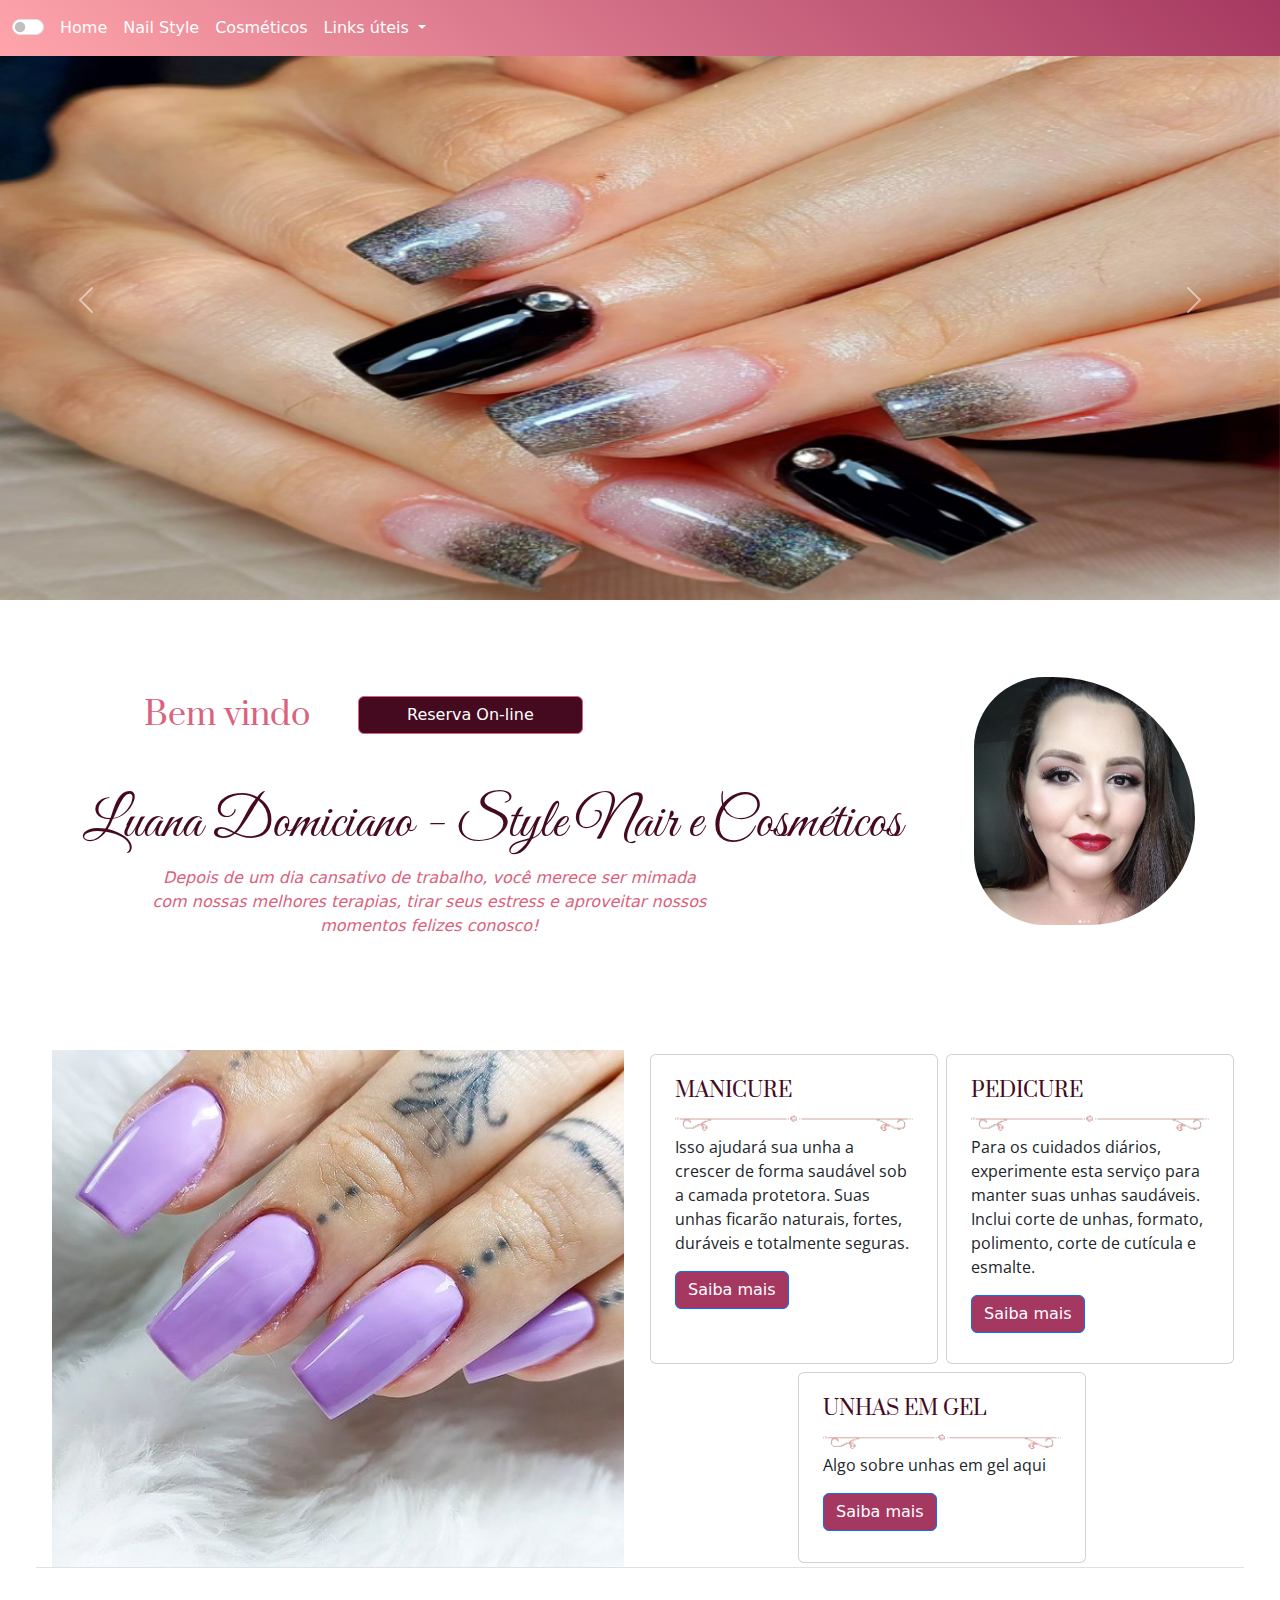
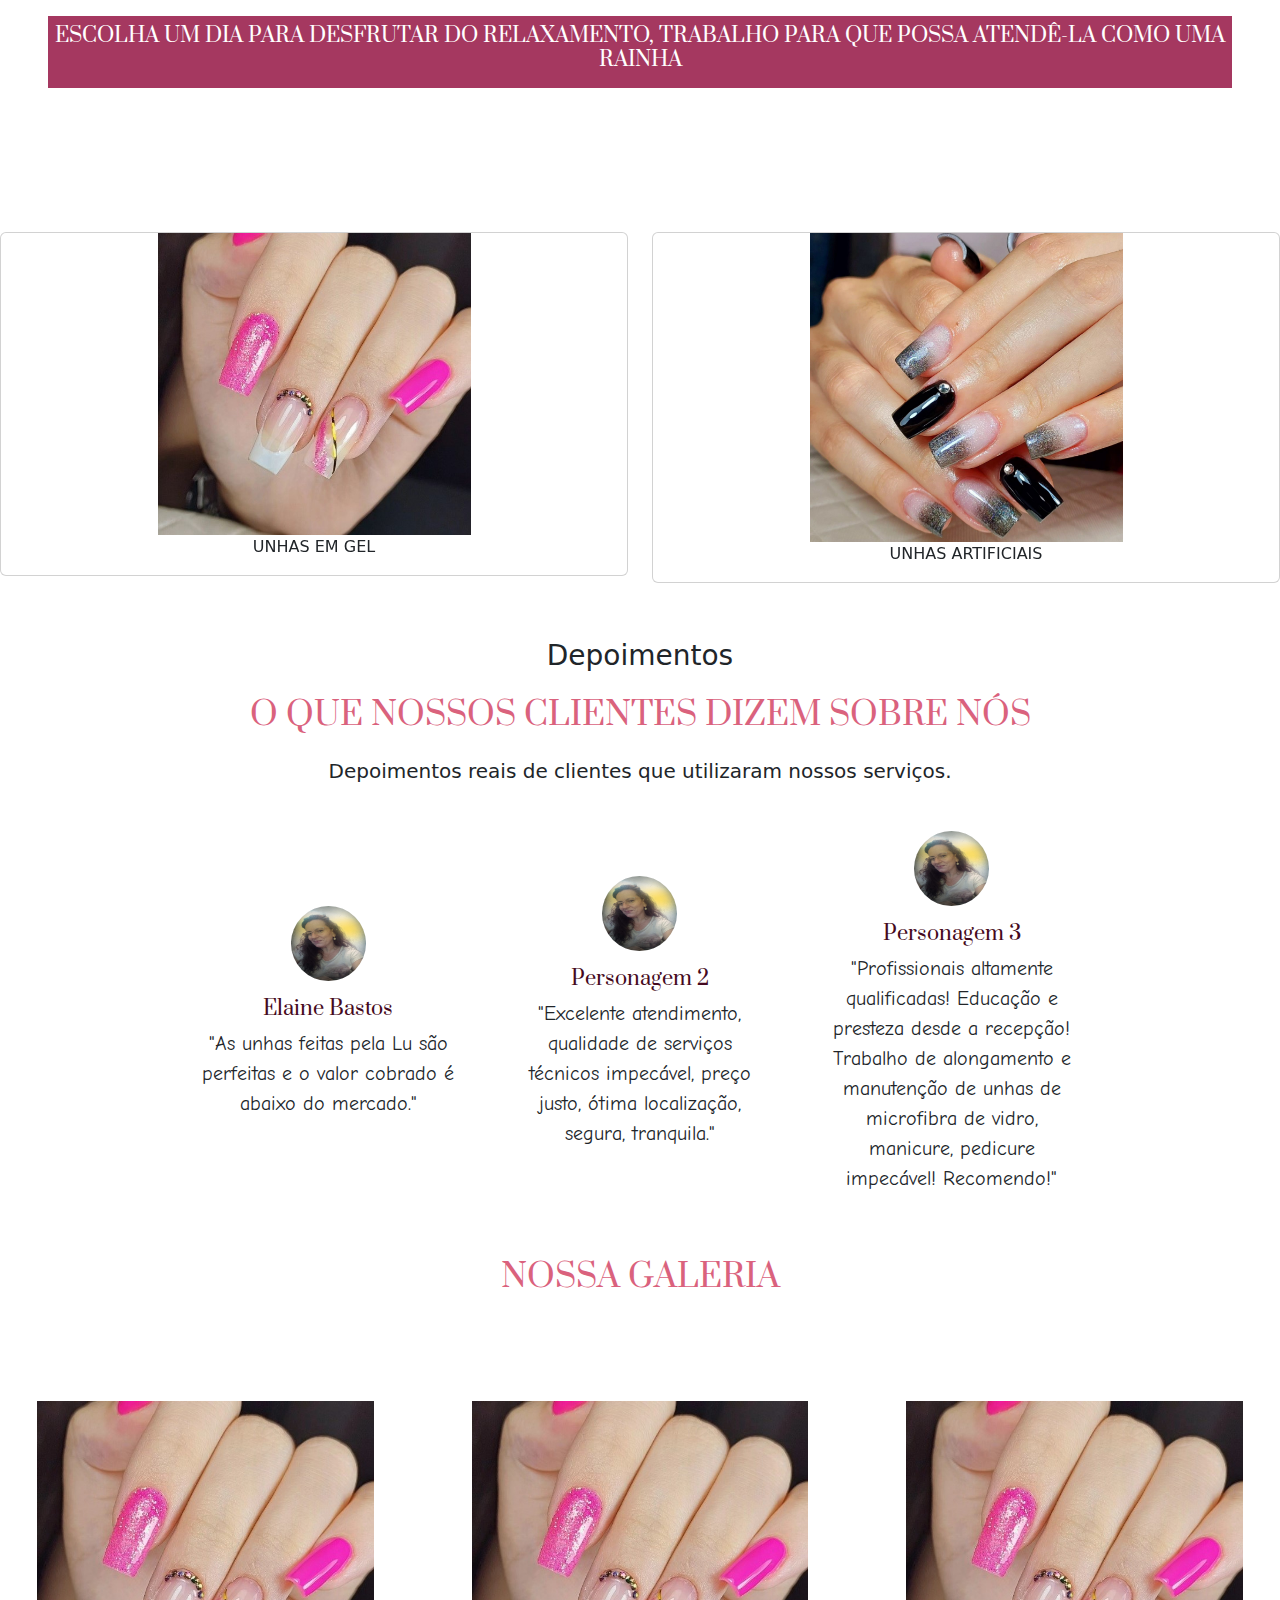
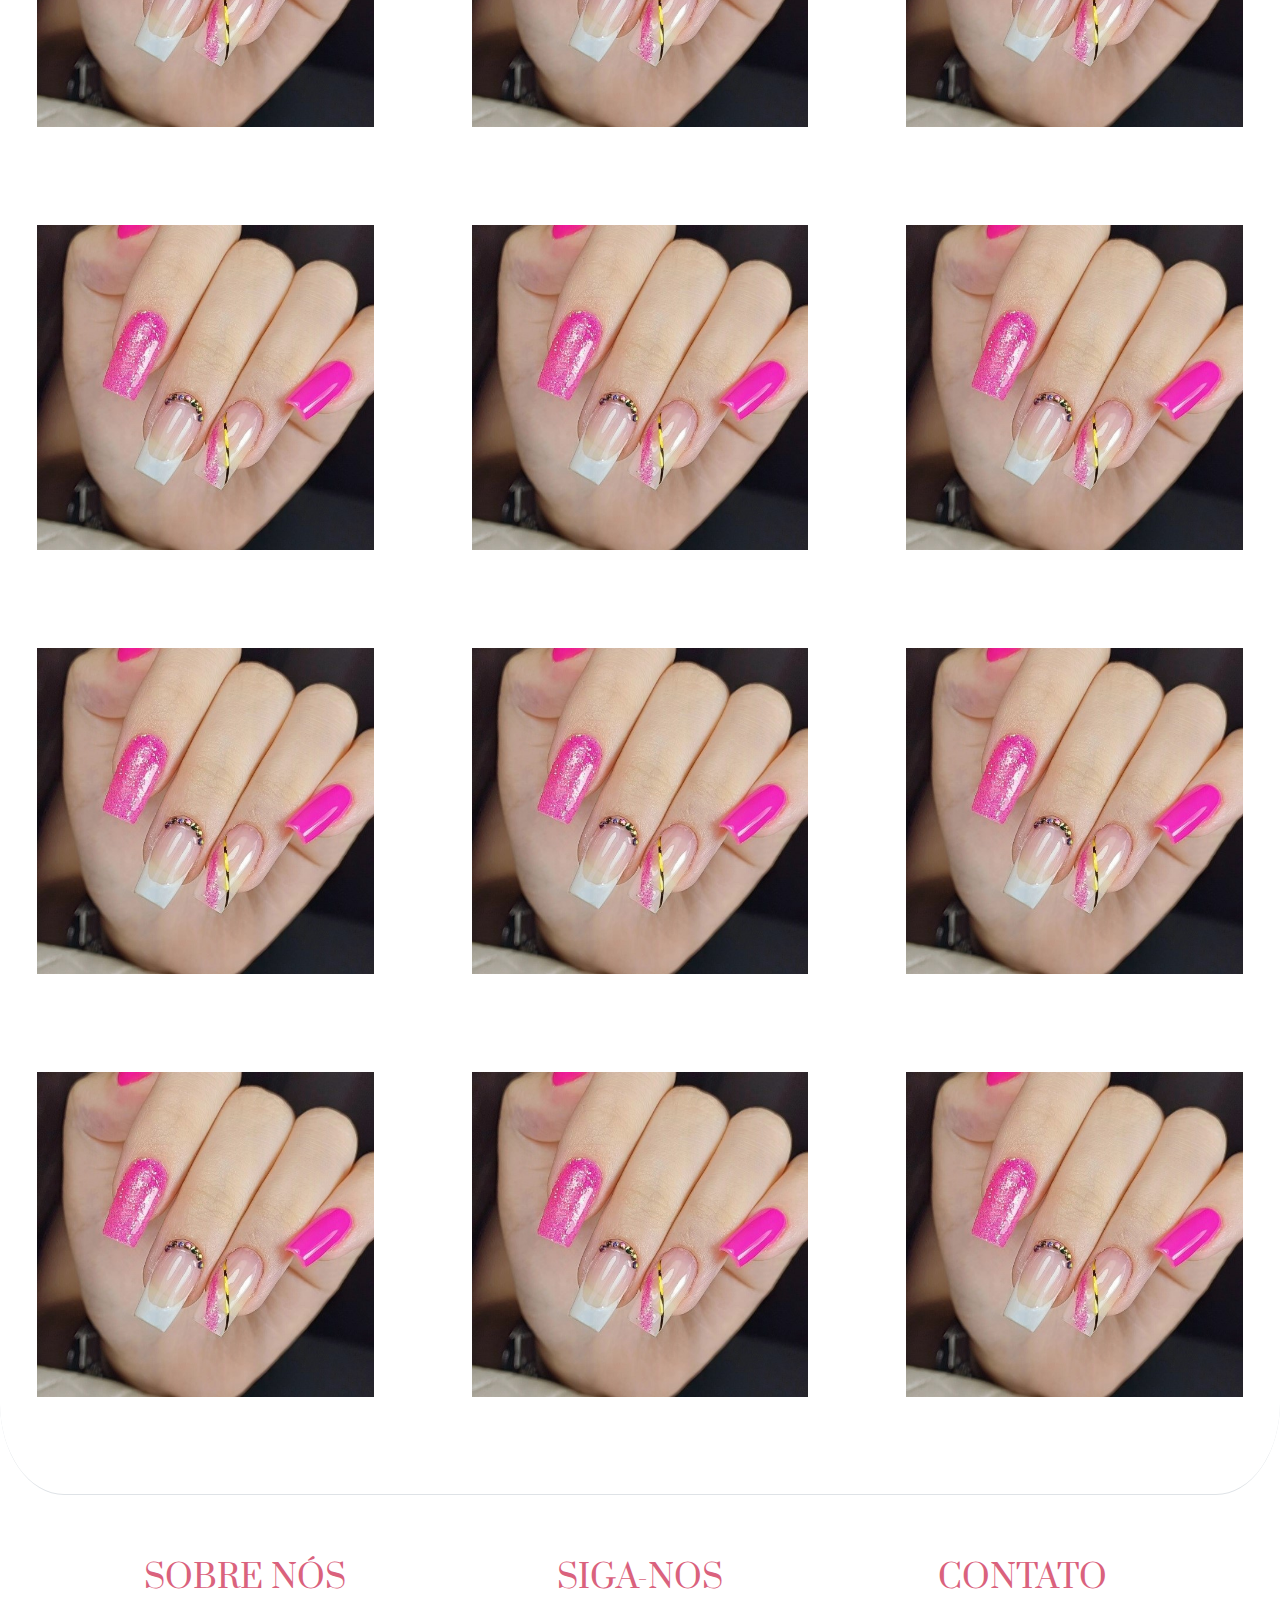
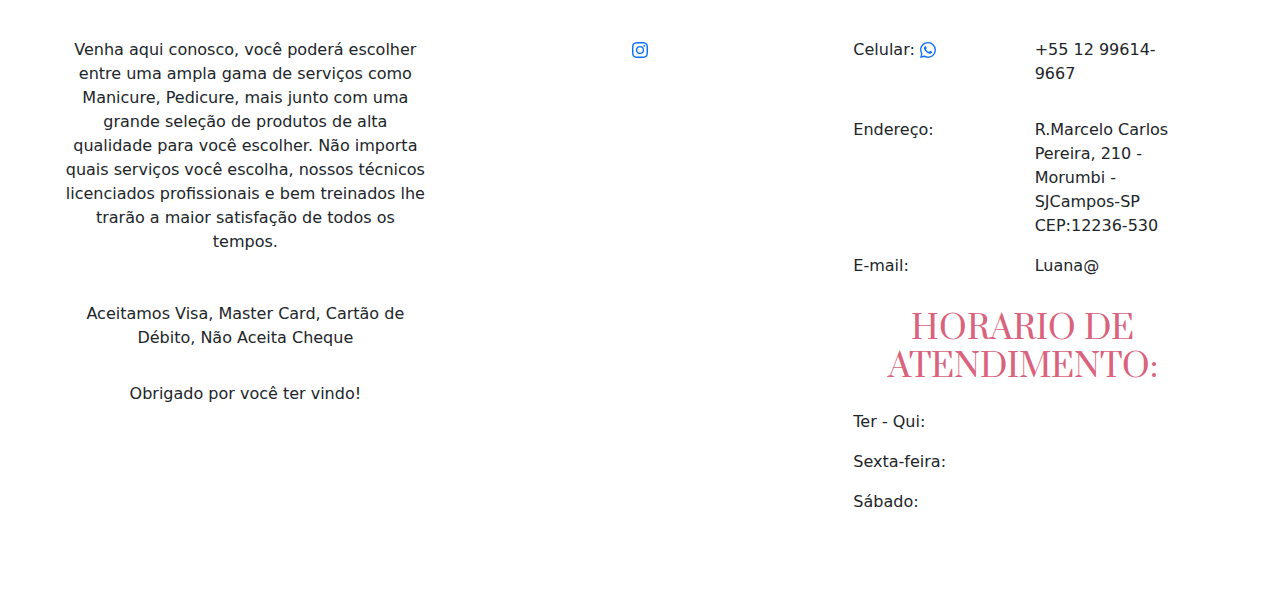
<file: index.html>
<!DOCTYPE html>
<html lang="pr-BR">

<head>
  <meta charset="UTF-8">
  <meta name="viewport" content="width=device-width, initial-scale=1.0">
  <title>Luana Domiciano - Nail Style e Cosméticos</title>
  <script src="./script.js" async></script>
  <link rel="stylesheet" href="./styles/style.css">
  <link href="https://cdn.jsdelivr.net/npm/bootstrap@5.3.3/dist/css/bootstrap.min.css" rel="stylesheet"
    integrity="sha384-QWTKZyjpPEjISv5WaRU9OFeRpok6YctnYmDr5pNlyT2bRjXh0JMhjY6hW+ALEwIH" crossorigin="anonymous">

</head>

<body>
  <header class="cabecalho fixed-top" data-bs-theme="light">
    <nav class="navbar navbar-expand-lg">
      <div class="container-fluid">
        <div class="form-check form-switch" data-bs-toggle="tab"><!--modo noturno-->
          <input class="form-check-input" type="checkbox" role="switch" id="modo-noturno">
          <label class="form-check-label" for="modo-noturno">
            <span class="position-relative">
              <i class="bi bi-moon"></i>
            </span>
          </label>
        </div><!--modo noturno-->

        <button class="navbar-toggler" type="button" data-bs-toggle="collapse" data-bs-target="#navbarSupportedContent"
          aria-controls="navbarSupportedContent" aria-expanded="false" aria-label="Toggle navigation">
          <span class="navbar-toggler-icon"></span>
        </button>
        <div class="collapse navbar-collapse" id="navbarSupportedContent">
          <ul class="navbar-nav me-auto mb-2 mb-lg-0">
            <li class="nav-item">
              <a class="nav-link active" aria-current="page" href="#">Home</a>
            </li>
            <li class="nav-item">
              <a class="nav-link" href="./components/nail.html">Nail Style</a>
            </li>
            <li class="nav-item">
              <a class="nav-link" href="./components/cosmetic.html">Cosméticos</a>
            </li>
            <li class="nav-item dropdown">
              <a class="nav-link dropdown-toggle" href="#" role="button" data-bs-toggle="dropdown"
                aria-expanded="false">
                Links úteis
              </a>
              <ul class="dropdown-menu">
                <li><a class="dropdown-item" href="#">Eudora</a></li>
                <li><a class="dropdown-item" href="#">Outro site</a></li>
                <li>
                  <hr class="dropdown-divider">
                </li>
                <li><a class="dropdown-item" href="#">Outra coisa aqui</a></li>
              </ul>
            </li>
          </ul>
        </div>
      </div>
    </nav>
  </header>
  <main>
    <section id="carrossel" class="d-none d-lg-block">
      <div id="carouselExample" class="carousel row slide d.flex justify-content-center align-items-center text-center">
        <div class="carousel-inner col-12 d.flex justify-content-center align-items-center text-center">
          <div class="carousel-item active d.flex justify-content-center align-items-center text-center ">
            <img src="./assets/pretinho-basico.png"
              class="d.flex justify-content-center align-items-center text-center w-100" style="height: 600px;"
              alt="...">
          </div>
          <div class="carousel-item d.flex justify-content-center align-items-center text-center">
            <img src="./assets/unha.jpg" class="d.flex justify-content-center align-items-center text-center w-100 "
              style="height: 600px;" alt="...">
          </div>
          <div class="carousel-item d.flex justify-content-center align-items-center text-center">
            <img src="./assets/vermelho amor.png"
              class="d.flex justify-content-center align-items-center text-center w-100" style="height: 600px;"
              alt="...">
          </div>
        </div>
        <button class="carousel-control-prev" type="button" data-bs-target="#carouselExample" data-bs-slide="prev">
          <span class="carousel-control-prev-icon" aria-hidden="true"></span>
          <span class="visually-hidden">Previous</span>
        </button>
        <button class="carousel-control-next" type="button" data-bs-target="#carouselExample" data-bs-slide="next">
          <span class="carousel-control-next-icon" aria-hidden="true"></span>
          <span class="visually-hidden">Next</span>
        </button>
      </div>
    </section><!--carrossel-->

    <section id="apresentacao" class="d.flex p-5">
      <div class="d-md-none justify-content-center text-center align-items-center">
        <img src="./assets/avatar.png" id="avatar" alt="foto de Luana Domiciano" class="w-75">
      </div>
      <div class="d-flex flex-row justify-content-center text-center align-items-center">
        <div>
          <div class="d-flex flex-row p-5">
            <h2 class="subtitle fs-2 px-5">Bem vindo</h2>
            <a href="https://wa.me/+5512996149667">
              <button class="btn btn-outline-success px-5" href="#">Reserva On-line</button>  
            </a>
          </div>
          <h1 class="title display-4 ">Luana Domiciano - Style Nair e Cosméticos</h1>
          <p class="text px-5 mx-5 w-75 d-flex justify-content-center text-center align-items-center align-self-center">
            Depois de um dia cansativo de trabalho, você merece ser mimada com nossas melhores terapias, tirar seus
            estress e aproveitar nossos momentos felizes conosco!</p>
        </div>
        <div class="d-none d-md-block">
          <img src="./assets/avatar.png" id="avatar" alt="foto de Luana Domiciano" class="w-75">
        </div>
      </div>
    </section><!--apresentacao-->

    <section id="servicos" class="p-5">
      <div class="row border-bottom p-3w33339e">
        <div class="col-12 col-xl-6 col-md-6 col-sm-12 d-flex justify-content-center text-center align-items-center">
          <img src="./assets/servicos.png" 
            alt="imagem com fundo de pelucia e de dedos com tatuagem de folha e pontinhos proximo as unhas, com unhas longas esmaltadas em degrade na cor lilas e branco">
        </div>
        <div class="col-12 col-xl-6 col-md-6 col-sm-12 d-flex">
          <div class="row d-flex justify-content-center text-cente m-2r">
            <div class="card col-xl-4 col-md-6 col-sm-6 col-12 p-2 m-1" style="width: 18rem;">
              <div class="card-body">
                <h5 class="card-title">MANICURE</h5>
                <img src="./assets/icon-vector-services.webp" class="card-img" alt="traço divisor com detalhe colonial">
                <p class="card-text">Isso ajudará sua unha a crescer de forma saudável sob a camada protetora. Suas
                  unhas ficarão naturais, fortes, duráveis ​​e totalmente seguras.</p>
                <button type="button" class="btn btn-primary" data-bs-toggle="modal" data-bs-target="#modal-1">
                  Saiba mais
                </button>
              </div>
            </div>
            <div class="card col-xl-4 col-md-6 col-sm-6 p-2 m-1" style="width: 18rem;">
              <div class="card-body">
                <h5 class="card-title">PEDICURE</h5>
                <img src="./assets/icon-vector-services.webp" class="card-img" alt="traço divisor com detalhe colonial">
                <p class="card-text">Para os cuidados diários, experimente esta serviço para manter suas unhas
                  saudáveis. Inclui corte de unhas, formato, polimento, corte de cutícula e esmalte.</p>
                <button type="button" class="btn btn-primary" data-bs-toggle="modal" data-bs-target="#modal-2">
                  Saiba mais
                </button>
              </div>
            </div>
            <div class="card col-xl-4 col-md-6 col-sm-6 p-2 m-1" style="width: 18rem;">
              <div class="card-body">
                <h5 class="card-title">UNHAS EM GEL</h5>
                <img src="./assets/icon-vector-services.webp" class="card-img" alt="traço divisor com detalhe colonial">
                <p class="card-text">Algo sobre unhas em gel aqui</p>
                <button type="button" class="btn btn-primary" data-bs-toggle="modal" data-bs-target="#modal-3">
                  Saiba mais
                </button>
              </div>
            </div>
          </div>

            <!--MODAL 1-->
            <div class="modal fade" id="modal-1" data-bs-backdrop="static" data-bs-keyboard="false" tabindex="-1"
              aria-labelledby="staticBackdropLabel" aria-hidden="true">
              <div class="modal-dialog">
                <div class="modal-content">
                  <div class="modal-header">
                    <h1 class="modal-title fs-5" id="staticBackdropLabel">MANICURE</h1>
                    <button type="button" class="btn-close" data-bs-dismiss="modal" aria-label="Close"></button>
                  </div>
                  <div class="modal-body">
                    Algo bem legal e específico sobre o serviço de manicure.
                  </div>
                  <div class="modal-footer">
                    <button type="button" class="btn btn-secondary" data-bs-dismiss="modal">Close</button>
                  </div>
                </div>
              </div>
            </div><!--modal 1 -->
            <!--MODAL 2-->
            <div class="modal fade" id="modal-2" data-bs-backdrop="static" data-bs-keyboard="false" tabindex="-1"
              aria-labelledby="staticBackdropLabel" aria-hidden="true">
              <div class="modal-dialog">
                <div class="modal-content">
                  <div class="modal-header">
                    <h1 class="modal-title fs-5" id="staticBackdropLabel">PEDICURE</h1>
                    <button type="button" class="btn-close" data-bs-dismiss="modal" aria-label="Close"></button>
                  </div>
                  <div class="modal-body">
                    Algo bem legal e específico sobre o serviço de Pedicure.
                  </div>
                  <div class="modal-footer">
                    <button type="button" class="btn btn-secondary" data-bs-dismiss="modal">Close</button>
                  </div>
                </div>
              </div>
            </div><!--modal 2 -->
            <!--MODAL 3-->
            <div class="modal fade" id="modal-3" data-bs-backdrop="static" data-bs-keyboard="false" tabindex="-1"
              aria-labelledby="staticBackdropLabel" aria-hidden="true">
              <div class="modal-dialog">
                <div class="modal-content">
                  <div class="modal-header">
                    <h1 class="modal-title fs-5" id="staticBackdropLabel">UNHAS EM GEL</h1>
                    <button type="button" class="btn-close" data-bs-dismiss="modal" aria-label="Close"></button>
                  </div>
                  <div class="modal-body">
                    Algo bem legal e específico sobre o serviço de unhas em gel.
                  </div>
                  <div class="modal-footer">
                    <button type="button" class="btn btn-secondary" data-bs-dismiss="modal">Close</button>
                  </div>
                </div>
              </div>
            </div><!--modal 3 -->

        </div>
      </div>
      <div id="divisor" class="my-5 py-2 d-flex justify-content-center align-items-center text-center">
        <h2 class="fs-5">ESCOLHA UM DIA PARA DESFRUTAR DO RELAXAMENTO, TRABALHO PARA QUE POSSA ATENDÊ-LA COMO UMA RAINHA
        </h2>
      </div>
    </section><!--servicos-->

    <section id="carrosselDeServicos" class="carousel slide my-5">
      <div class="carousel-inner">
        <div class="carrossel carousel-item active ">
          <div class="row d-flex justify-content-center text-center" >
            
            <div class="col-6">
              <div class="card ">
                <div class="box front">
                  <img src="./assets/unha.jpg" class="w-50">
                  <p class="title">UNHAS EM GEL</p>
                </div>
              </div>
            </div><!--card 1-->

            <div class="col-6">
              <div class="card">
                <div class="box front">
                   <img src="./assets/pretinho-basico.png" class="w-50" alt="">
                   <p class="title">UNHAS ARTIFICIAIS</p>
                </div>
              </div>
            </div><!--card 2-->

          </div>

        </div><!--carroussel active-->

        <div class="carrossel carousel-item">

          <div class="row d-flex justify-content-center text-center">

            <div class="col-6">
              <div class="card">
                <div class="box front">
                  <img src="./assets/alongamento.png" class="w-50" alt="">
                  <p class="title">UNHAS NATURAIS</p>
                </div>
              </div>
            </div><!--card 3-->

            <div class="col-6">
              <div class="card">
                <div class="box front">
                  <img src="./assets/gettyimages-1008475586-612x612.jpg" class="w-50" alt="">
                  <p class="title">SERVIÇOS PARA CRIANÇAS (ATÉ 10 ANOS)</p>
                </div>
              </div>
            </div><!--card 4-->

          </div>

        </div><!--carroussel-->
      </div><!--carousel inner-->
    <button class="carousel-control-prev" type="button" data-bs-target="#carrosselDeServicos" data-bs-slide="prev">
      <span class="carousel-control-prev-icon" aria-hidden="true"></span>
      <span class="visually-hidden">Previous</span>
    </button>
    <button class="carousel-control-next" type="button" data-bs-target="#carrosselDeServicos" data-bs-slide="next">
      <span class="carousel-control-next-icon" aria-hidden="true"></span>
      <span class="visually-hidden">Next</span>
    </button>
    </section><!--carrosselDeServicos-->

    <section id="depoimentos" class="d-flex flex-column justify-content-center align-items-center text-center my-5" >
      <div>
        <h2 class="title fs-3 m-2">Depoimentos</h2>
        <h3 class="subtitle fs-2 p-3">O QUE NOSSOS CLIENTES DIZEM SOBRE NÓS</h3>
        <h3 class="fs-5 mb-5">Depoimentos reais de clientes que utilizaram nossos serviços.</h3>
      </div>
      <div class="row d-flex justify-content-center align-items-center align-self-center text-center">
        <div id="depoimentosItem" class="col-lg-4 col-md-6 col-sm-12 d-flex justify-content-center align-items-center align-self-center text-center">
          <div class="card border-0 d-flex justify-content-center align-items-center" style="width: 18rem;">
            <img src="./assets/avatar-Elaine.jpg" class="card-img-top rounded-circle" style="width: 75px; height: 75px;"
              alt="imagem de uma mão com foco nas unhas longas e arredondadas esmaltadas na cor preta">
            <div class="card-body">
              <h5 class="card-title">Elaine Bastos</h5>
              <p class="card-text fs-5">"As unhas feitas pela Lu são perfeitas e o valor cobrado é abaixo do mercado."</p>
            </div>
          </div>
        </div>
        <div id="depoimentosItem" class="col-lg-4 col-md-6 col-sm-12 d-flex justify-content-center align-items-center align-self-center text-center">
          <div class="card border-0 d-flex justify-content-center align-items-center" style="width: 18rem;">
            <img src="./assets/avatar-Elaine.jpg" class="card-img-top rounded-circle" style="width: 75px; height: 75px;" alt="...">
            <div class="card-body">
              <h5 class="card-title">Personagem 2</h5>
              <p class="card-text fs-5">"Excelente atendimento, qualidade de serviços técnicos impecável, preço justo, ótima localização, segura, tranquila."</p>
            </div>
          </div>
        </div>
        <div id="depoimentosItem" class="col-lg-4 col-md-6 col-sm-12 d-flex justify-content-center align-items-center align-self-center text-center">
          <div class="card border-0 d-flex justify-content-center align-items-center" style="width: 18rem;">
            <img src="./assets/avatar-Elaine.jpg" class="card-img-top rounded-circle" style="width: 75px; height: 75px;" alt="...">
            <div class="card-body">
              <h5 class="card-title">Personagem 3</h5>
              <p class="card-text fs-5">"Profissionais altamente qualificadas! Educação e presteza desde a recepção! Trabalho de alongamento e manutenção de unhas de microfibra de vidro, manicure, pedicure impecável! Recomendo!"</p>
            </div>
          </div>
        </div>
      </div>
    </section><!--depoimentos-->

    <section id="galeria" class="border-bottom pb-5" style="border-radius:  5%;">
      <div class="d-flex justify-content-center text-center m-5">
        <h2 class="subtitle FS-2">NOSSA GALERIA</h2>
      </div>
      <div class="row">
        <img src="./assets/unha.jpg" alt="" class="btn p-5 rounded-5 col-xl-4 col-md-6 col-sm-12">
        <img src="./assets/unha.jpg" alt="" class="btn p-5 rounded-5 col-xl-4 col-md-6 col-sm-12">
        <img src="./assets/unha.jpg" alt="" class="btn p-5 rounded-5 col-xl-4 col-md-6 col-sm-12">
        <img src="./assets/unha.jpg" alt="" class="btn p-5 rounded-5 col-xl-4 col-md-6 col-sm-12">
        <img src="./assets/unha.jpg" alt="" class="btn p-5 rounded-5 d-none d-lg-block col-xl-4 col-md-6 col-sm-12">
        <img src="./assets/unha.jpg" alt="" class="btn p-5 rounded-5 d-none d-lg-block col-xl-4 col-md-6 col-sm-12">
        <img src="./assets/unha.jpg" alt="" class="btn p-5 rounded-5 d-none d-lg-block col-xl-4 col-md-6 col-sm-12">
        <img src="./assets/unha.jpg" alt="" class="btn p-5 rounded-5 d-none d-lg-block col-xl-4 col-md-6 col-sm-12">
        <img src="./assets/unha.jpg" alt="" class="btn p-5 rounded-5 d-none d-lg-block col-xl-4 col-md-6 col-sm-12">
        <img src="./assets/unha.jpg" alt="" class="btn p-5 rounded-5 d-none d-lg-block col-xl-4 col-md-6 col-sm-12">
        <img src="./assets/unha.jpg" alt="" class="btn p-5 rounded-5 d-none d-lg-block col-xl-4 col-md-6 col-sm-12">
        <img src="./assets/unha.jpg" alt="" class="btn p-5 rounded-5 d-none d-lg-block col-xl-4 col-md-6 col-sm-12">
      </div>
    </section><!--galeria-->
  </main>
  <footer id="rodape" class="row m-5">
    <div id="sobreNos" class="d-flex flex-column align-items-center text-center p-3 col-xl-4 col-md-6 col-sm-12">
      <h2 class="subtitle pb-3">SOBRE NÓS</h2>
      <P class="py-3">Venha aqui conosco, você poderá escolher entre uma ampla gama de serviços como Manicure, Pedicure, mais junto
        com uma grande seleção de produtos de alta qualidade para você escolher. Não importa quais serviços você
        escolha, nossos técnicos licenciados profissionais e bem treinados lhe trarão a maior satisfação de todos os
        tempos.</P>
      <P class="py-3">Aceitamos Visa, Master Card, Cartão de Débito, Não Aceita Cheque</P>
      <P>Obrigado por você ter vindo!</P>
    </div><!--sobreNos-->
    <div id="sigaNos" class="d-flex flex-column align-items-center text-center p-3 col-xl-4 col-md-6 col-sm-12">
      <h2 class="subtitle pb-3">SIGA-NOS</h2>
      <a class="py-3" href="https://www.instagram.com/luacorreaoficial/">
        <svg xmlns="http://www.w3.org/2000/svg" width="16" height="16" fill="currentColor" class="bi bi-instagram"
          viewBox="0 0 16 16">
          <path
            d="M8 0C5.829 0 5.556.01 4.703.048 3.85.088 3.269.222 2.76.42a3.9 3.9 0 0 0-1.417.923A3.9 3.9 0 0 0 .42 2.76C.222 3.268.087 3.85.048 4.7.01 5.555 0 5.827 0 8.001c0 2.172.01 2.444.048 3.297.04.852.174 1.433.372 1.942.205.526.478.972.923 1.417.444.445.89.719 1.416.923.51.198 1.09.333 1.942.372C5.555 15.99 5.827 16 8 16s2.444-.01 3.298-.048c.851-.04 1.434-.174 1.943-.372a3.9 3.9 0 0 0 1.416-.923c.445-.445.718-.891.923-1.417.197-.509.332-1.09.372-1.942C15.99 10.445 16 10.173 16 8s-.01-2.445-.048-3.299c-.04-.851-.175-1.433-.372-1.941a3.9 3.9 0 0 0-.923-1.417A3.9 3.9 0 0 0 13.24.42c-.51-.198-1.092-.333-1.943-.372C10.443.01 10.172 0 7.998 0zm-.717 1.442h.718c2.136 0 2.389.007 3.232.046.78.035 1.204.166 1.486.275.373.145.64.319.92.599s.453.546.598.92c.11.281.24.705.275 1.485.039.843.047 1.096.047 3.231s-.008 2.389-.047 3.232c-.035.78-.166 1.203-.275 1.485a2.5 2.5 0 0 1-.599.919c-.28.28-.546.453-.92.598-.28.11-.704.24-1.485.276-.843.038-1.096.047-3.232.047s-2.39-.009-3.233-.047c-.78-.036-1.203-.166-1.485-.276a2.5 2.5 0 0 1-.92-.598 2.5 2.5 0 0 1-.6-.92c-.109-.281-.24-.705-.275-1.485-.038-.843-.046-1.096-.046-3.233s.008-2.388.046-3.231c.036-.78.166-1.204.276-1.486.145-.373.319-.64.599-.92s.546-.453.92-.598c.282-.11.705-.24 1.485-.276.738-.034 1.024-.044 2.515-.045zm4.988 1.328a.96.96 0 1 0 0 1.92.96.96 0 0 0 0-1.92m-4.27 1.122a4.109 4.109 0 1 0 0 8.217 4.109 4.109 0 0 0 0-8.217m0 1.441a2.667 2.667 0 1 1 0 5.334 2.667 2.667 0 0 1 0-5.334" />
        </svg>
      </a>
    </div><!--sigaNos-->
    <div id="con/hor" class="p-3 row col-xl-4 col-md-6 col-sm-12">
      <div id="contato" class="col-12 pb-3">
      <div>
        <h2 class="subtitle pb-3 d-flex flex-column justify-content-center align-items-center text-center">CONTATO</h2>
        <div class="row py-3 ">
          <p class="title col-6">Celular:
            <a href="https://wa.me/+5512996149667text=Gostaria%20de%20saber%20mais%20sobre%20o%20seu%20serviço%20?">
              <svg xmlns="http://www.w3.org/2000/svg" width="16" height="16" fill="currentColor" class="bi bi-whatsapp"
                viewBox="0 0 16 16">
                <path
                  d="M13.601 2.326A7.85 7.85 0 0 0 7.994 0C3.627 0 .068 3.558.064 7.926c0 1.399.366 2.76 1.057 3.965L0 16l4.204-1.102a7.9 7.9 0 0 0 3.79.965h.004c4.368 0 7.926-3.558 7.93-7.93A7.9 7.9 0 0 0 13.6 2.326zM7.994 14.521a6.6 6.6 0 0 1-3.356-.92l-.24-.144-2.494.654.666-2.433-.156-.251a6.56 6.56 0 0 1-1.007-3.505c0-3.626 2.957-6.584 6.591-6.584a6.56 6.56 0 0 1 4.66 1.931 6.56 6.56 0 0 1 1.928 4.66c-.004 3.639-2.961 6.592-6.592 6.592m3.615-4.934c-.197-.099-1.17-.578-1.353-.646-.182-.065-.315-.099-.445.099-.133.197-.513.646-.627.775-.114.133-.232.148-.43.05-.197-.1-.836-.308-1.592-.985-.59-.525-.985-1.175-1.103-1.372-.114-.198-.011-.304.088-.403.087-.088.197-.232.296-.346.1-.114.133-.198.198-.33.065-.134.034-.248-.015-.347-.05-.099-.445-1.076-.612-1.47-.16-.389-.323-.335-.445-.34-.114-.007-.247-.007-.38-.007a.73.73 0 0 0-.529.247c-.182.198-.691.677-.691 1.654s.71 1.916.81 2.049c.098.133 1.394 2.132 3.383 2.992.47.205.84.326 1.129.418.475.152.904.129 1.246.08.38-.058 1.171-.48 1.338-.943.164-.464.164-.86.114-.943-.049-.084-.182-.133-.38-.232" />
              </svg>
            </a>
          </p>
          <p class="title col-6">+55 12 99614-9667</p>
        </div>
        <div class="row ">
          <p class="title col-6">Endereço:</p>
          <p class="title col-6">R.Marcelo Carlos Pereira, 210 - Morumbi - SJCampos-SP CEP:12236-530</p>
        </div><div class="row ">
          <p class="title col-6">E-mail:</p>
          <p class="title col-6">Luana@</p>
        </div>
      </div>
      </div><!--contato-->
      <div id="horario" class="col-12">
      <h2 class="subtitle pb-3 d-flex flex-column justify-content-center align-items-center text-center">HORARIO DE ATENDIMENTO:</h2>
      <p>Ter - Qui: </p>
      <p>Sexta-feira: </p>
      <p>Sábado: </p>
      </div><!--horario-->
    </div><!--con/hor-->

  </footer>
  <script src="https://cdn.jsdelivr.net/npm/bootstrap@5.3.3/dist/js/bootstrap.bundle.min.js"
    integrity="sha384-YvpcrYf0tY3lHB60NNkmXc5s9fDVZLESaAA55NDzOxhy9GkcIdslK1eN7N6jIeHz"
    crossorigin="anonymous"></script>
  
</body>

</html>
</file>
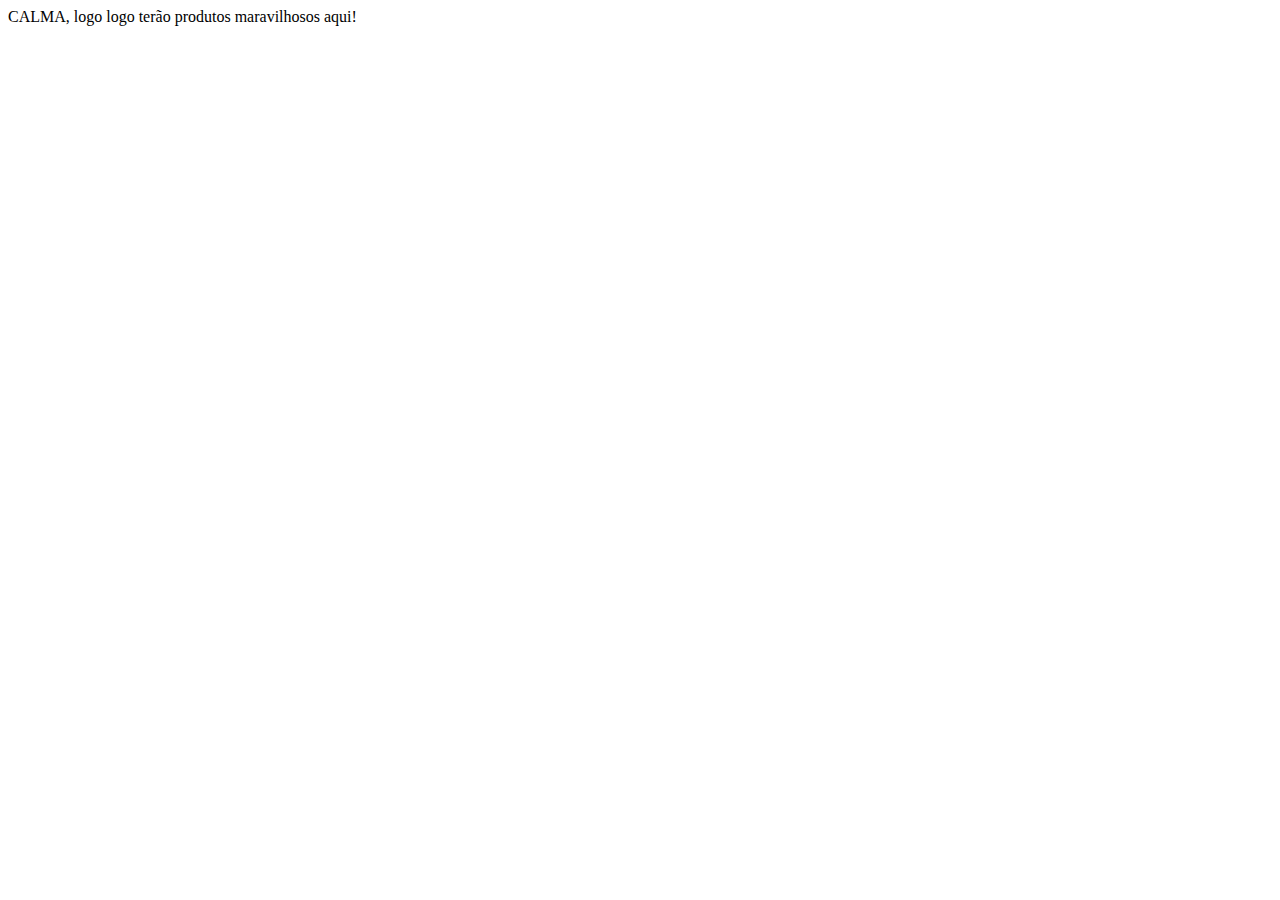
<file: cosmetic.html>
<!DOCTYPE html>
<html lang="en">
<head>
    <meta charset="UTF-8">
    <meta name="viewport" content="width=device-width, initial-scale=1.0">
    <title>Document</title>
</head>
<body>
    CALMA, logo logo terão produtos maravilhosos aqui!
</body>
</html>
</file>
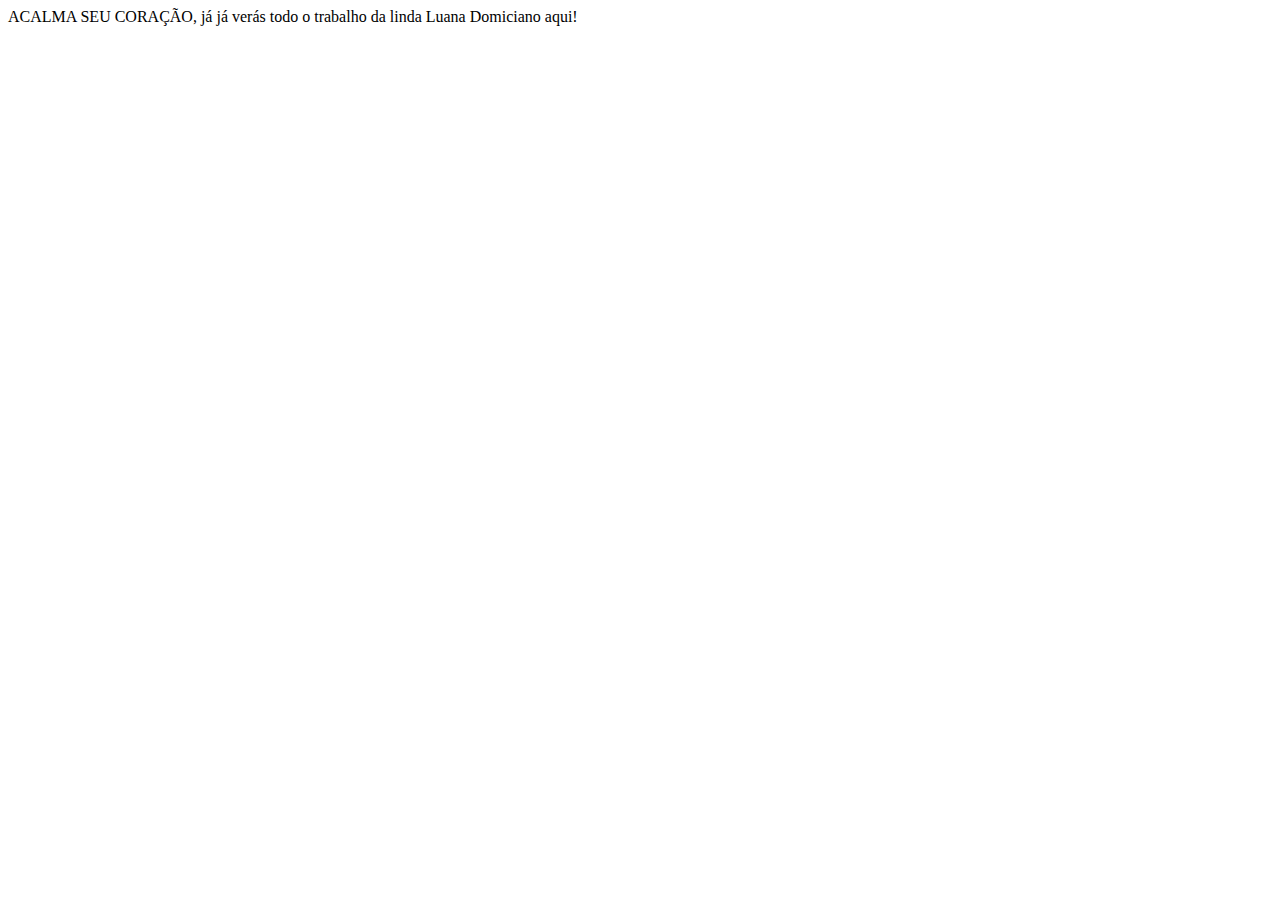
<file: nail.html>
<!DOCTYPE html>
<html lang="en">
<head>
    <meta charset="UTF-8">
    <meta name="viewport" content="width=device-width, initial-scale=1.0">
    <title>Document</title>
</head>
<body>
    ACALMA SEU CORAÇÃO, já já verás todo o trabalho da linda Luana Domiciano aqui!
</body>
</html>
</file>
<file: styles/style.css>
@import url('https://fonts.googleapis.com/css2?family=Barlow:ital,wght@0,100;0,200;0,300;0,400;0,500;0,600;0,700;0,800;0,900;1,100;1,200;1,300;1,400;1,500;1,600;1,700;1,800;1,900&family=Comfortaa:wght@300..700&family=Open+Sans:ital,wght@0,300..800;1,300..800&family=Poppins:ital,wght@0,100;0,200;0,300;0,400;0,500;0,600;0,700;0,800;0,900;1,100;1,200;1,300;1,400;1,500;1,600;1,700;1,800;1,900&display=swap');
@import url('https://fonts.googleapis.com/css2?family=Barlow:ital,wght@0,100;0,200;0,300;0,400;0,500;0,600;0,700;0,800;0,900;1,100;1,200;1,300;1,400;1,500;1,600;1,700;1,800;1,900&family=Comfortaa:wght@300..700&family=Great+Vibes&family=Open+Sans:ital,wght@0,300..800;1,300..800&family=Poppins:ital,wght@0,100;0,200;0,300;0,400;0,500;0,600;0,700;0,800;0,900;1,100;1,200;1,300;1,400;1,500;1,600;1,700;1,800;1,900&display=swap');
@import url('https://fonts.googleapis.com/css2?family=Prata&display=swap');
@import url('https://fonts.googleapis.com/css2?family=Comic+Neue:ital,wght@0,300;0,400;0,700;1,300;1,400;1,700&family=Prata&display=swap'); 


*{
    margin: 0;
    padding: 0;
}

:root{

    --fonte-primaria: "Open Sans", sans-serif;
    --fonte-secundaria: "Great Vibes", cursive;
    --fonte-terciaria: "Prata", serif;
    --fonte-quaternaria: "Comic Neue", cursive;

    --cor-fonte-primaria: rgb(0, 0, 0);
    --cor-fonte-secundaria: white;
    --cor-fonte-terciaria: #da627d;

    --cor-primaria: #f9dbbd;
    --cor-secundaria: #a53860;
    --cor-terciaria:rgb(255, 165, 171) ;
    --cor-quaternaria:#450920 ;
    --cor-quintenaria:#da627d;

    /* MODO LIGHT*/

    /* MODO DARK*/
}

body{
    font-family: var(--fonte-primaria);
    color: var(--cor-fonte-primaria);
}

header{
    background-image:linear-gradient(40deg, var(--cor-terciaria), var(--cor-secundaria) );
    }

    .nav-link{
        color: var(--cor-fonte-secundaria)!important;
    }

    .navbar-toggler-icon{
        background-image: url("data:image/svg+xml;charset=utf8,%3Csvg viewBox='0 0 32 32' xmlns='http://www.w3.org/2000/svg'%3E%3Cpath stroke='rgba(256,256,256, 1)' stroke-width='2' stroke-linecap='round' stroke-miterlimit='10' d='M4 8h24M4 16h24M4 24h24'/%3E%3C/svg%3E")!important;
    }
    
    .navbar-toggler{
        border-color: var(--cor-fonte-secundaria)!important;
    }

    #apresentacao .title{
        font-family: var(--fonte-secundaria);
        color: var(--cor-quaternaria);
    }

    .subtitle{
        font-family: var(--fonte-terciaria);
        color: var(--cor-fonte-terciaria);
    }

    #avatar{
        border-radius: 100px 200px 150px 100px;
    }

    #apresentacao .btn{
        --bs-btn-color: #fff;
        --bs-btn-bg: var(--cor-quaternaria)!important;
        --bs-btn-border-color: var(--cor-quintenaria)!important;
        --bs-btn-hover-color: #fff;
        --bs-btn-hover-bg: var(--cor-secundaria)!important;
        --bs-btn-hover-border-color: var(--cor-quintenaria)!important;
        --bs-btn-focus-shadow-rgb: 130, 138, 145;
        --bs-btn-active-color: #fff;
        --bs-btn-active-bg: var(--cor-quaternaria)!important;
        --bs-btn-active-border-color: #51585e;
        --bs-btn-active-shadow: inset 0 3px 5px rgba(0, 0, 0, 0.125);
        --bs-btn-disabled-color: #fff;
        --bs-btn-disabled-bg: var(--cor-quaternaria)!important;
        --bs-btn-disabled-border-color: #6c757d;
    
    }

    .text{
        font-style: italic;
        color: var(--cor-fonte-terciaria);
    }

    .card-title{
        font-family: var(--fonte-terciaria);
        --bs-card-title-color: var(--cor-quaternaria);

    }

    .btn-primary {
        --bs-btn-bg: var(--cor-secundaria) !important;
        --bs-btn-border-color: var(--cor-quintenaria);
        --bs-btn-hover-bg: var(--cor-secundaria) !important;
    }

    #divisor{
        background-color: var(--cor-secundaria);
        color: var(--cor-fonte-secundaria);
        font-family: var(--fonte-terciaria);
    }

    .modal{
        font-family: var(--fonte-primaria);
        --bs-modal-bg:var(--cor-primaria) !important ;
        --bs-border-color:  var(--cor-quaternaria) !important;
    }

    .modal-title{
        font-family: var(--fonte-terciaria)!important;
        color: var(--cor-secundaria)!important;
    }

    .btn-secondary {
        --bs-btn-color: #fff;
        --bs-btn-bg: var(--cor-secundaria)!important;
        --bs-btn-border-color: var(--cor-quintenaria)!important;
        --bs-btn-hover-color: #fff;
        --bs-btn-hover-bg: var(--cor-secundaria)!important;
        --bs-btn-hover-border-color: var(--cor-quintenaria)!important;
        --bs-btn-focus-shadow-rgb: 130, 138, 145;
        --bs-btn-active-color: #fff;
        --bs-btn-active-bg: var(--cor-quaternaria)!important;
        --bs-btn-active-border-color: #51585e;
        --bs-btn-active-shadow: inset 0 3px 5px rgba(0, 0, 0, 0.125);
        --bs-btn-disabled-color: #fff;
        --bs-btn-disabled-bg: var(--cor-quaternaria)!important;
        --bs-btn-disabled-border-color: #6c757d;
    }


    .card-text{
        font-family: var(--fonte-primaria);
    }

    #depoimentos .card-text{
        font-family: var(--fonte-quaternaria);
    }

    #galeria .btn:hover{
        opacity: .7;
        transition: 2s;
        transform: scale(1.1);
    }


[data-bs-theme="dark"]{

     #apresentacao .title{
     color: var(--cor-primaria);
 }

 .card-title{
    --bs-card-title-color: var(--cor-primaria);
}
    
}
</file>
